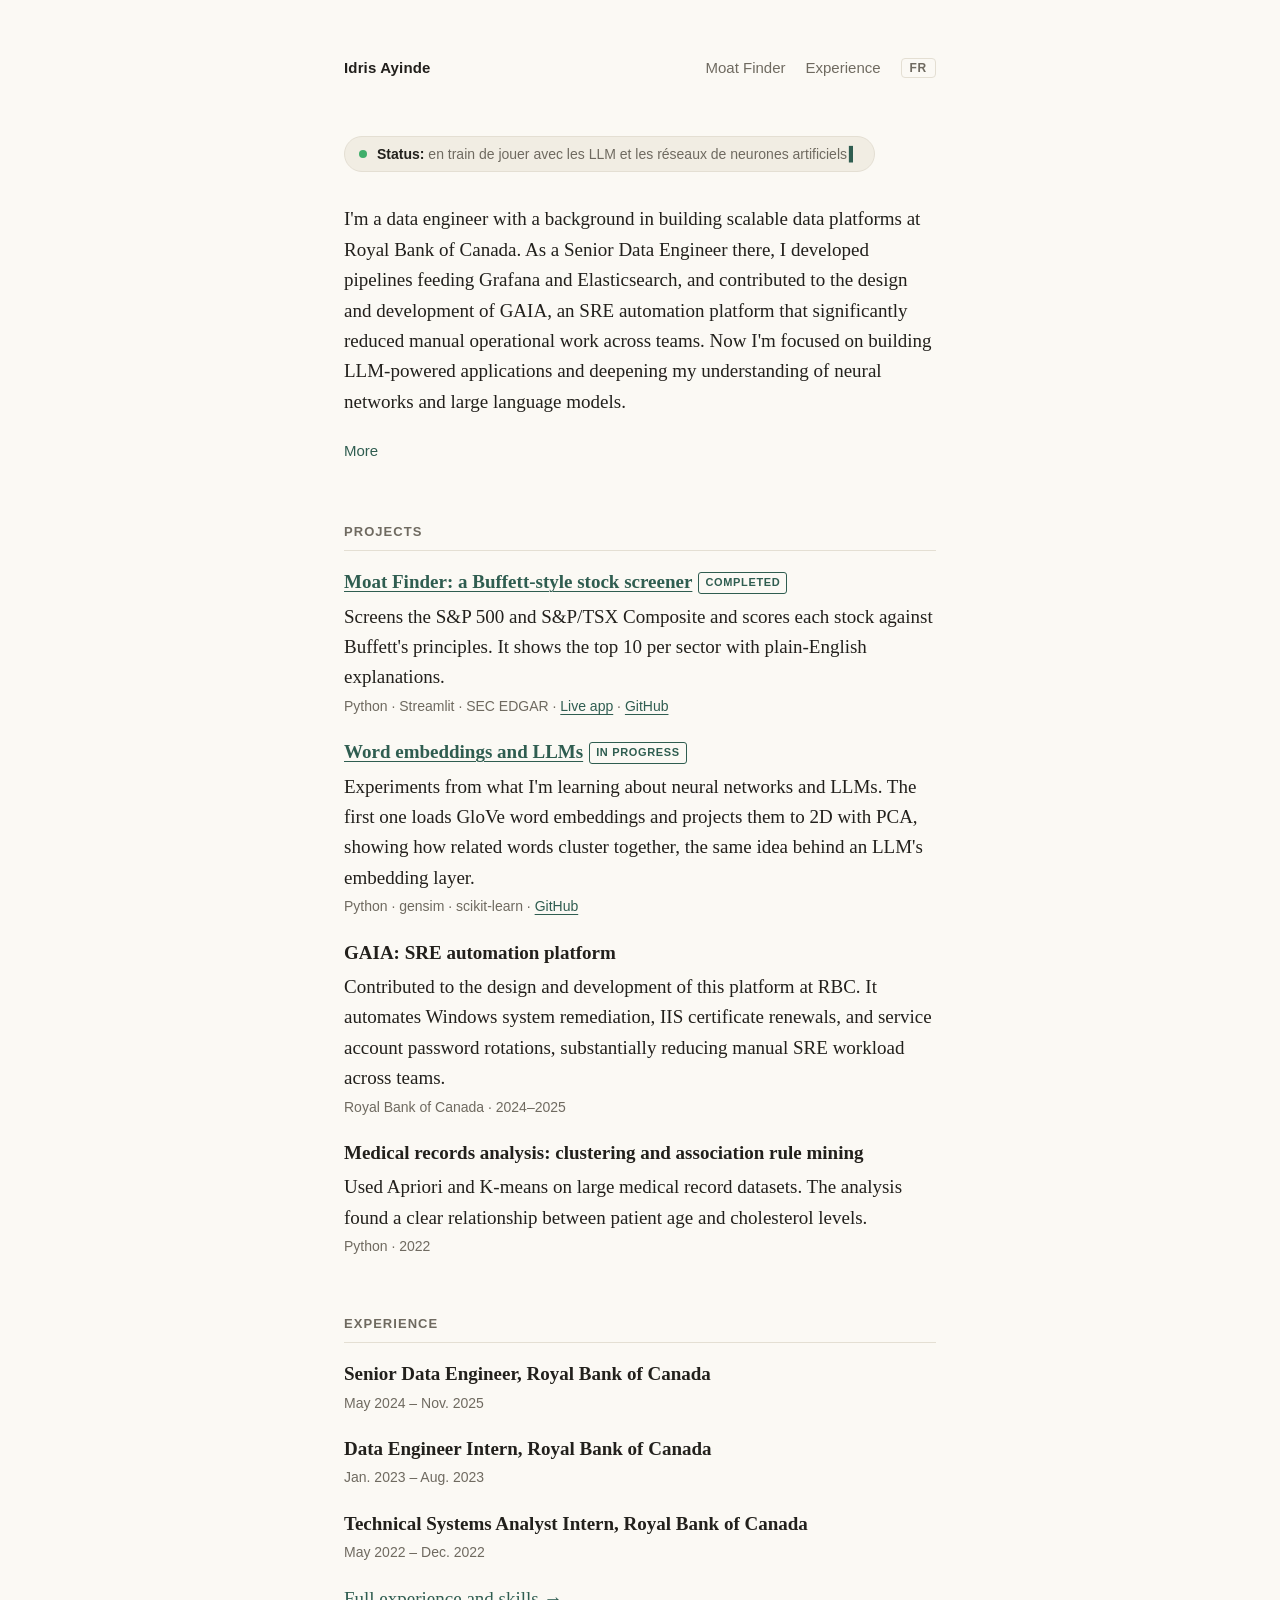
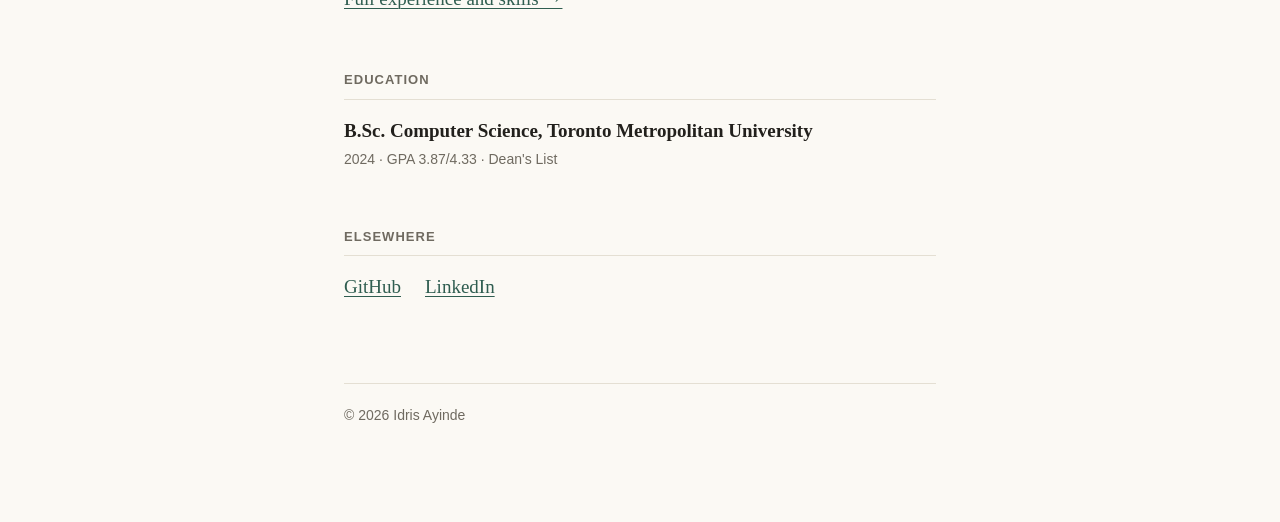
<file: index.html>
<!DOCTYPE html>
<html lang="en" data-title-en="Idris Ayinde" data-title-fr="Idris Ayinde">
<head>
  <meta charset="utf-8">
  <meta name="viewport" content="width=device-width, initial-scale=1">
  <title>Idris Ayinde</title>
  <meta name="description" content="Idris Ayinde is a data engineer who builds data pipelines, automation platforms, and independent projects like Moat Finder.">
  <link rel="icon" href="data:image/svg+xml,<svg xmlns='http://www.w3.org/2000/svg' viewBox='0 0 100 100'><rect width='100' height='100' rx='18' fill='%232f5d50'/><text x='50' y='67' font-family='Georgia,serif' font-size='52' text-anchor='middle' fill='%23fbf9f4'>IA</text></svg>">
  <link rel="stylesheet" href="style.css">
  <script src="lang.js"></script>
</head>
<body>
  <div class="page">
    <header class="site-header">
      <a class="name" href="index.html">Idris Ayinde</a>
      <nav>
        <a href="moat-finder.html">Moat Finder</a>
        <a href="experience.html"><span data-lang="en">Experience</span><span data-lang="fr">Expérience</span></a>
        <button class="lang-toggle" type="button" hidden>FR</button>
      </nav>
    </header>

    <main>
      <p class="status">
        <span class="status-dot" aria-hidden="true"></span>
        <span><strong><span data-lang="en">Status:</span><span data-lang="fr">Statut&nbsp;:</span></strong> <span id="status-text" lang="fr">en train de jouer avec les LLM et les réseaux de neurones artificiels</span><span class="cursor" aria-hidden="true">▍</span></span>
      </p>

      <!-- English -->
      <div data-lang="en">
        <section class="bio">
          <p>
            I'm a data engineer with a background in building scalable data
            platforms at Royal Bank of Canada. As a Senior Data Engineer there, I
            developed pipelines feeding Grafana and Elasticsearch, and contributed to
            the design and development of GAIA, an SRE automation platform that
            significantly reduced manual operational work across teams. Now I'm focused
            on building LLM-powered applications and deepening my understanding of
            neural networks and large language models.
          </p>
          <details>
            <summary>More</summary>
            <p>
              At RBC I architected Airflow pipelines that stream data into
              Elasticsearch for real-time analytics, and hardened a high-volume
              event pipeline with Kafka so outages no longer meant lost data.
            </p>
            <p>
              I studied Computer Science at Toronto Metropolitan University
              (B.Sc. 2024, Dean's List).
            </p>
          </details>
        </section>

        <section>
          <h2>Projects</h2>
          <ul class="entries">
            <li>
              <a class="entry-title" href="moat-finder.html">Moat Finder: a Buffett-style stock screener</a><span class="tag">Completed</span>
              <span class="entry-desc">Screens the S&amp;P 500 and S&amp;P/TSX Composite and scores each stock against Buffett's principles. It shows the top 10 per sector with plain-English explanations.</span>
              <span class="entry-meta">Python · Streamlit · SEC EDGAR · <a href="https://moat-finder.streamlit.app/">Live app</a> · <a href="https://github.com/Idris-Ayinde/moat-finder">GitHub</a></span>
            </li>
            <li>
              <a class="entry-title" href="https://github.com/Idris-Ayinde/machine-learning">Word embeddings and LLMs</a><span class="tag">In progress</span>
              <span class="entry-desc">Experiments from what I'm learning about neural networks and LLMs. The first one loads GloVe word embeddings and projects them to 2D with PCA, showing how related words cluster together, the same idea behind an LLM's embedding layer.</span>
              <span class="entry-meta">Python · gensim · scikit-learn · <a href="https://github.com/Idris-Ayinde/machine-learning">GitHub</a></span>
            </li>
            <li>
              <span class="entry-title">GAIA: SRE automation platform</span>
              <span class="entry-desc">Contributed to the design and development of this platform at RBC. It automates Windows system remediation, IIS certificate renewals, and service account password rotations, substantially reducing manual SRE workload across teams.</span>
              <span class="entry-meta">Royal Bank of Canada · 2024–2025</span>
            </li>
            <li>
              <span class="entry-title">Medical records analysis: clustering and association rule mining</span>
              <span class="entry-desc">Used Apriori and K-means on large medical record datasets. The analysis found a clear relationship between patient age and cholesterol levels.</span>
              <span class="entry-meta">Python · 2022</span>
            </li>
          </ul>
        </section>

        <section>
          <h2>Experience</h2>
          <ul class="entries">
            <li>
              <span class="entry-title">Senior Data Engineer, Royal Bank of Canada</span>
              <span class="entry-meta">May 2024 – Nov. 2025</span>
            </li>
            <li>
              <span class="entry-title">Data Engineer Intern, Royal Bank of Canada</span>
              <span class="entry-meta">Jan. 2023 – Aug. 2023</span>
            </li>
            <li>
              <span class="entry-title">Technical Systems Analyst Intern, Royal Bank of Canada</span>
              <span class="entry-meta">May 2022 – Dec. 2022</span>
            </li>
          </ul>
          <p style="margin-top: 20px;"><a href="experience.html">Full experience and skills →</a></p>
        </section>

        <section>
          <h2>Education</h2>
          <ul class="entries">
            <li>
              <span class="entry-title">B.Sc. Computer Science, Toronto Metropolitan University</span>
              <span class="entry-meta">2024 · GPA 3.87/4.33 · Dean's List</span>
            </li>
          </ul>
        </section>

        <section>
          <h2>Elsewhere</h2>
          <ul class="links">
            <li><a href="https://github.com/Idris-Ayinde">GitHub</a></li>
            <li><a href="https://www.linkedin.com/in/ru-idris-ayinde/">LinkedIn</a></li>
          </ul>
        </section>
      </div>

      <!-- Français -->
      <div data-lang="fr">
        <section class="bio">
          <p>
            Je suis ingénieur de données, avec une expérience dans la création de
            plateformes de données évolutives à la Banque Royale du Canada. En tant
            qu'ingénieur de données principal, j'y ai développé des pipelines
            alimentant Grafana et Elasticsearch. J'ai aussi contribué à la
            conception et au développement de GAIA, une plateforme
            d'automatisation SRE qui a considérablement réduit le travail
            opérationnel manuel de plusieurs équipes. Aujourd'hui, je me consacre au développement d'applications
            propulsées par les LLM et à l'approfondissement de ma compréhension
            des réseaux de neurones et des grands modèles de langage.
          </p>
          <details>
            <summary>Plus</summary>
            <p>
              Chez RBC, j'ai conçu l'architecture de pipelines Airflow qui
              diffusent des données en continu vers Elasticsearch pour l'analytique
              en temps réel, et j'ai renforcé un pipeline d'événements à haut
              volume avec Kafka afin que les pannes n'entraînent plus de perte de
              données.
            </p>
            <p>
              J'ai étudié l'informatique à la Toronto Metropolitan University
              (B.Sc. 2024, liste d'honneur du doyen).
            </p>
          </details>
        </section>

        <section>
          <h2>Projets</h2>
          <ul class="entries">
            <li>
              <a class="entry-title" href="moat-finder.html">Moat Finder&nbsp;: un outil de sélection d'actions inspiré de Buffett</a><span class="tag">Terminé</span>
              <span class="entry-desc">Analyse le S&amp;P 500 et l'indice composé S&amp;P/TSX et note chaque action selon les principes de Buffett. Affiche les 10 meilleures par secteur, avec des explications simples (en anglais).</span>
              <span class="entry-meta">Python · Streamlit · SEC EDGAR · <a href="https://moat-finder.streamlit.app/">Application en ligne</a> · <a href="https://github.com/Idris-Ayinde/moat-finder">GitHub</a></span>
            </li>
            <li>
              <a class="entry-title" href="https://github.com/Idris-Ayinde/machine-learning">Plongements lexicaux et LLM</a><span class="tag">En cours</span>
              <span class="entry-desc">Expériences tirées de mon apprentissage des réseaux de neurones et des LLM. La première charge les plongements lexicaux GloVe et les projette en 2D par ACP, montrant comment les mots apparentés se regroupent, le même principe que la couche de plongement d'un LLM.</span>
              <span class="entry-meta">Python · gensim · scikit-learn · <a href="https://github.com/Idris-Ayinde/machine-learning">GitHub</a></span>
            </li>
            <li>
              <span class="entry-title">GAIA&nbsp;: plateforme d'automatisation SRE</span>
              <span class="entry-desc">Contribution à la conception et au développement de cette plateforme chez RBC. Elle automatise la remédiation des systèmes Windows, le renouvellement des certificats IIS et la rotation des mots de passe des comptes de service, réduisant considérablement la charge de travail SRE manuelle de plusieurs équipes.</span>
              <span class="entry-meta">Banque Royale du Canada · 2024–2025</span>
            </li>
            <li>
              <span class="entry-title">Analyse de dossiers médicaux&nbsp;: partitionnement et règles d'association</span>
              <span class="entry-desc">Application d'Apriori et des k-moyennes à de grands jeux de données médicales, révélant un lien net entre l'âge des patients et leur taux de cholestérol.</span>
              <span class="entry-meta">Python · 2022</span>
            </li>
          </ul>
        </section>

        <section>
          <h2>Expérience</h2>
          <ul class="entries">
            <li>
              <span class="entry-title">Ingénieur de données principal, Banque Royale du Canada</span>
              <span class="entry-meta">mai 2024 – nov. 2025</span>
            </li>
            <li>
              <span class="entry-title">Stagiaire en ingénierie des données, Banque Royale du Canada</span>
              <span class="entry-meta">janv. 2023 – août 2023</span>
            </li>
            <li>
              <span class="entry-title">Stagiaire analyste en systèmes techniques, Banque Royale du Canada</span>
              <span class="entry-meta">mai 2022 – déc. 2022</span>
            </li>
          </ul>
          <p style="margin-top: 20px;"><a href="experience.html">Expérience complète et compétences →</a></p>
        </section>

        <section>
          <h2>Formation</h2>
          <ul class="entries">
            <li>
              <span class="entry-title">B.Sc. en informatique, Toronto Metropolitan University</span>
              <span class="entry-meta">2024 · Moyenne 3,87/4,33 · Liste d'honneur du doyen</span>
            </li>
          </ul>
        </section>

        <section>
          <h2>Ailleurs</h2>
          <ul class="links">
            <li><a href="https://github.com/Idris-Ayinde">GitHub</a></li>
            <li><a href="https://www.linkedin.com/in/ru-idris-ayinde/">LinkedIn</a></li>
          </ul>
        </section>
      </div>
    </main>

    <footer>© 2026 Idris Ayinde</footer>
  </div>

  <script>
    // Alternate the status line between French and English with a typing effect.
    (function () {
      var el = document.getElementById("status-text");
      var phrases = [
        { lang: "fr", text: "en train de jouer avec les LLM et les réseaux de neurones artificiels" },
        { lang: "en", text: "playing with LLMs and artificial neural networks" }
      ];
      var HOLD = 4000, DELETE_SPEED = 20, TYPE_SPEED = 45;
      var reduceMotion = window.matchMedia("(prefers-reduced-motion: reduce)").matches;
      var i = 0;

      function next() {
        i = (i + 1) % phrases.length;
        var phrase = phrases[i];

        if (reduceMotion) {
          el.lang = phrase.lang;
          el.textContent = phrase.text;
          setTimeout(next, HOLD);
          return;
        }

        (function erase() {
          if (el.textContent.length > 0) {
            el.textContent = el.textContent.slice(0, -1);
            setTimeout(erase, DELETE_SPEED);
            return;
          }
          el.lang = phrase.lang;
          var n = 0;
          (function type() {
            el.textContent = phrase.text.slice(0, ++n);
            setTimeout(n < phrase.text.length ? type : next, n < phrase.text.length ? TYPE_SPEED : HOLD);
          })();
        })();
      }

      setTimeout(next, HOLD);
    })();
  </script>
</body>
</html>
</file>
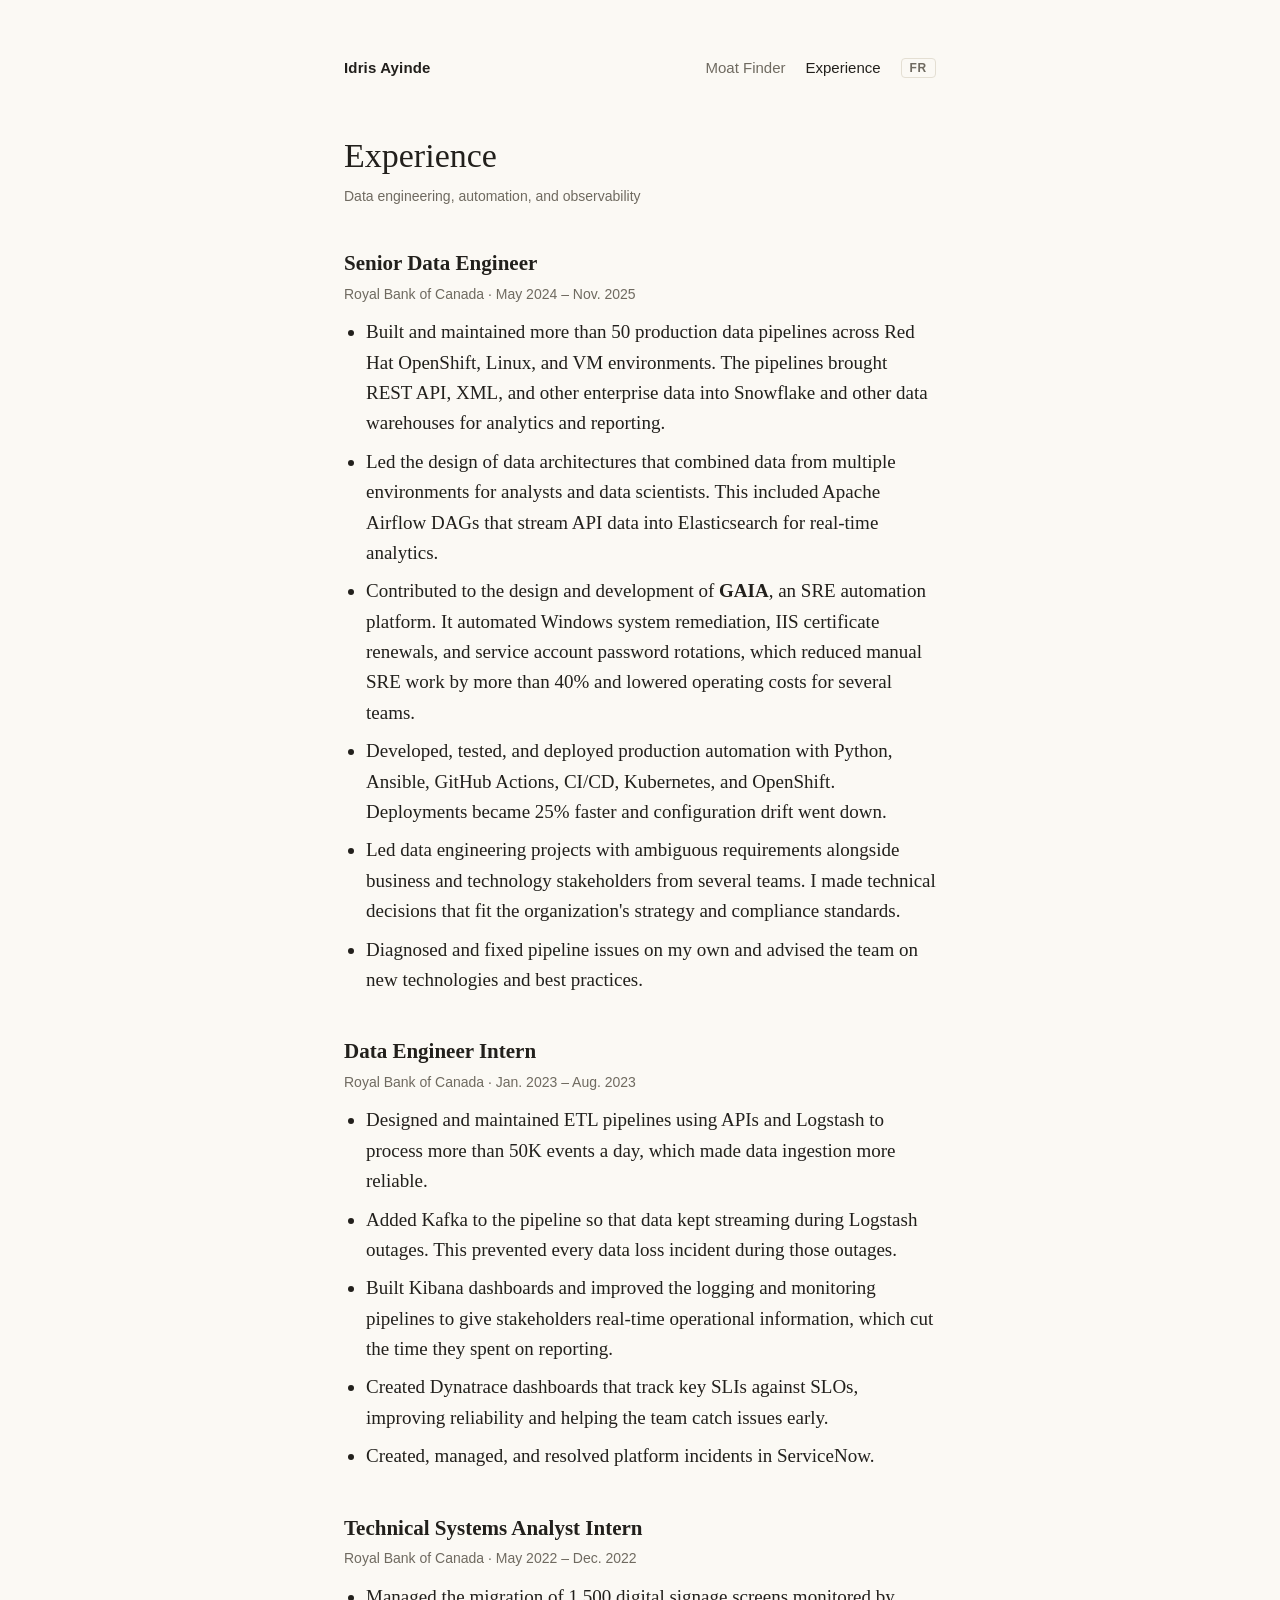
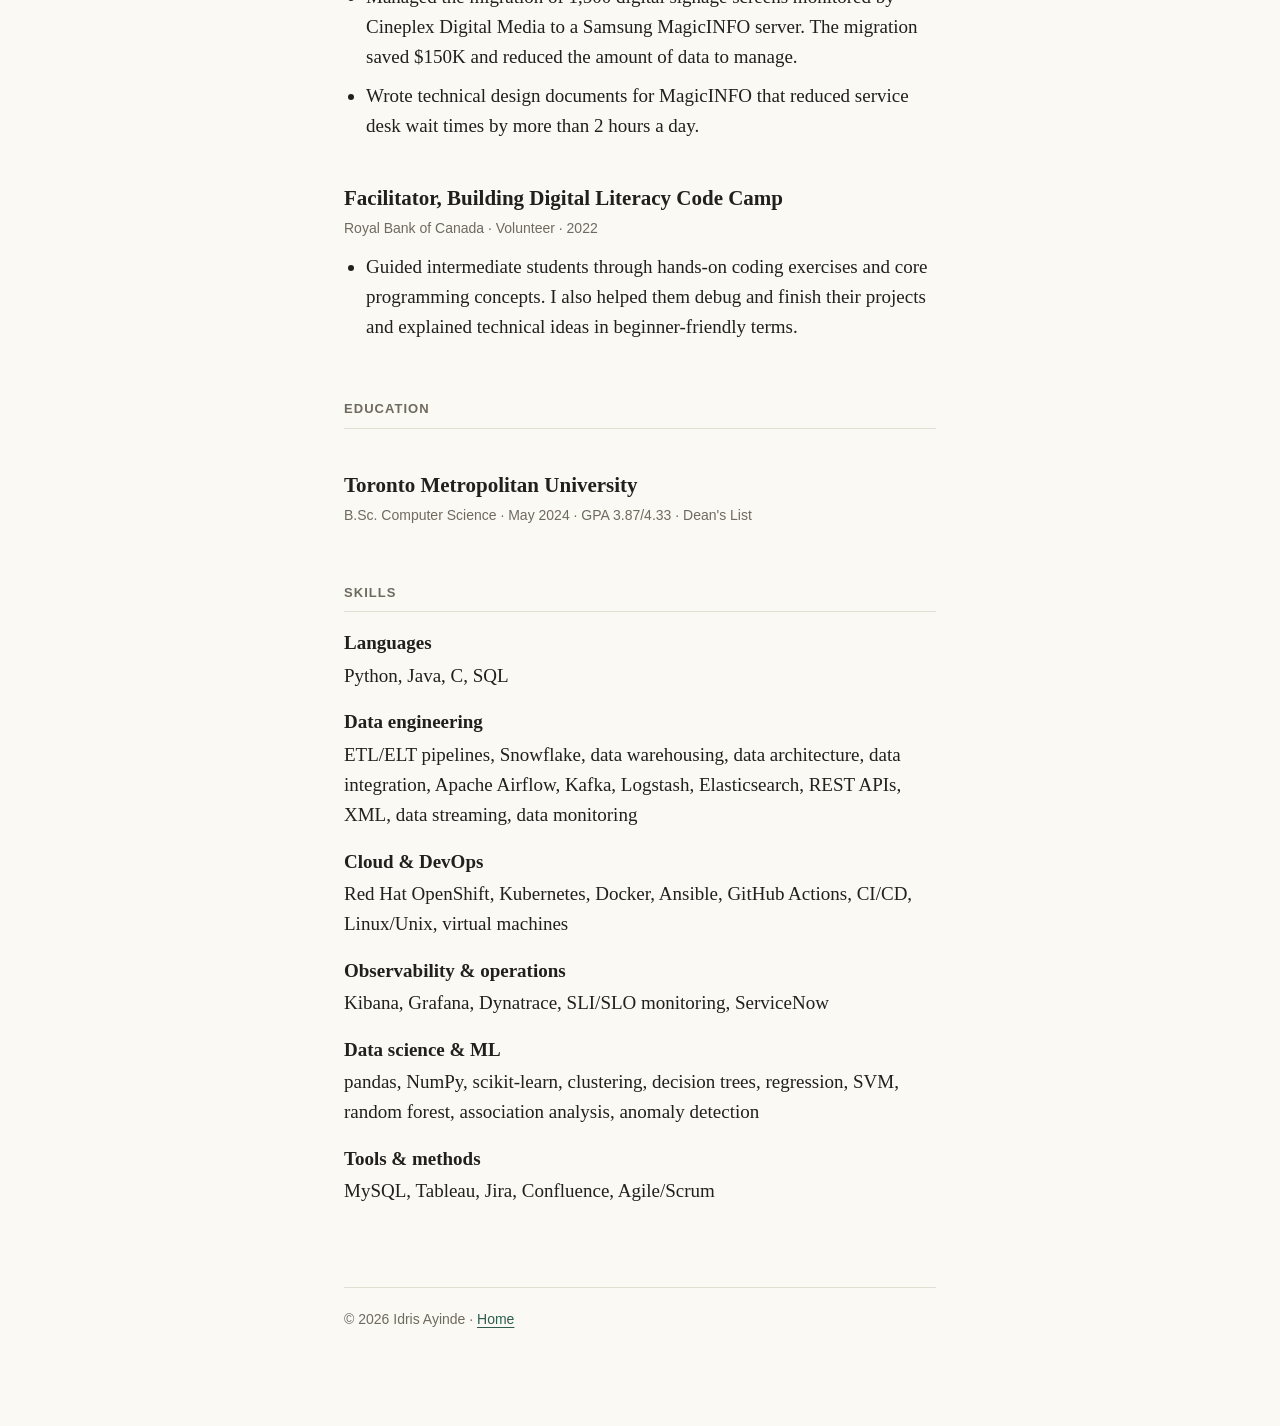
<file: experience.html>
<!DOCTYPE html>
<html lang="en" data-title-en="Experience · Idris Ayinde" data-title-fr="Expérience · Idris Ayinde">
<head>
  <meta charset="utf-8">
  <meta name="viewport" content="width=device-width, initial-scale=1">
  <title>Experience · Idris Ayinde</title>
  <meta name="description" content="Experience, education, and skills of Idris Ayinde, data engineer.">
  <link rel="icon" href="data:image/svg+xml,<svg xmlns='http://www.w3.org/2000/svg' viewBox='0 0 100 100'><rect width='100' height='100' rx='18' fill='%232f5d50'/><text x='50' y='67' font-family='Georgia,serif' font-size='52' text-anchor='middle' fill='%23fbf9f4'>IA</text></svg>">
  <link rel="stylesheet" href="style.css">
  <script src="lang.js"></script>
</head>
<body>
  <div class="page">
    <header class="site-header">
      <a class="name" href="index.html">Idris Ayinde</a>
      <nav>
        <a href="moat-finder.html">Moat Finder</a>
        <a href="experience.html" aria-current="page"><span data-lang="en">Experience</span><span data-lang="fr">Expérience</span></a>
        <button class="lang-toggle" type="button" hidden>FR</button>
      </nav>
    </header>

    <main class="article">
      <!-- English -->
      <div data-lang="en">
      <h1>Experience</h1>
      <div class="article-meta">Data engineering, automation, and observability</div>

      <div class="role">
        <h3>Senior Data Engineer</h3>
        <span class="entry-meta">Royal Bank of Canada · May 2024 – Nov. 2025</span>
        <ul>
          <li>Built and maintained more than 50 production data pipelines across Red Hat OpenShift, Linux, and VM environments. The pipelines brought REST API, XML, and other enterprise data into Snowflake and other data warehouses for analytics and reporting.</li>
          <li>Led the design of data architectures that combined data from multiple environments for analysts and data scientists. This included Apache Airflow DAGs that stream API data into Elasticsearch for real-time analytics.</li>
          <li>Contributed to the design and development of <strong>GAIA</strong>, an SRE automation platform. It automated Windows system remediation, IIS certificate renewals, and service account password rotations, which reduced manual SRE work by more than 40% and lowered operating costs for several teams.</li>
          <li>Developed, tested, and deployed production automation with Python, Ansible, GitHub Actions, CI/CD, Kubernetes, and OpenShift. Deployments became 25% faster and configuration drift went down.</li>
          <li>Led data engineering projects with ambiguous requirements alongside business and technology stakeholders from several teams. I made technical decisions that fit the organization's strategy and compliance standards.</li>
          <li>Diagnosed and fixed pipeline issues on my own and advised the team on new technologies and best practices.</li>
        </ul>
      </div>

      <div class="role">
        <h3>Data Engineer Intern</h3>
        <span class="entry-meta">Royal Bank of Canada · Jan. 2023 – Aug. 2023</span>
        <ul>
          <li>Designed and maintained ETL pipelines using APIs and Logstash to process more than 50K events a day, which made data ingestion more reliable.</li>
          <li>Added Kafka to the pipeline so that data kept streaming during Logstash outages. This prevented every data loss incident during those outages.</li>
          <li>Built Kibana dashboards and improved the logging and monitoring pipelines to give stakeholders real-time operational information, which cut the time they spent on reporting.</li>
          <li>Created Dynatrace dashboards that track key SLIs against SLOs, improving reliability and helping the team catch issues early.</li>
          <li>Created, managed, and resolved platform incidents in ServiceNow.</li>
        </ul>
      </div>

      <div class="role">
        <h3>Technical Systems Analyst Intern</h3>
        <span class="entry-meta">Royal Bank of Canada · May 2022 – Dec. 2022</span>
        <ul>
          <li>Managed the migration of 1,500 digital signage screens monitored by Cineplex Digital Media to a Samsung MagicINFO server. The migration saved $150K and reduced the amount of data to manage.</li>
          <li>Wrote technical design documents for MagicINFO that reduced service desk wait times by more than 2 hours a day.</li>
        </ul>
      </div>

      <div class="role">
        <h3>Facilitator, Building Digital Literacy Code Camp</h3>
        <span class="entry-meta">Royal Bank of Canada · Volunteer · 2022</span>
        <ul>
          <li>Guided intermediate students through hands-on coding exercises and core programming concepts. I also helped them debug and finish their projects and explained technical ideas in beginner-friendly terms.</li>
        </ul>
      </div>

      <h2>Education</h2>
      <div class="role">
        <h3>Toronto Metropolitan University</h3>
        <span class="entry-meta">B.Sc. Computer Science · May 2024 · GPA 3.87/4.33 · Dean's List</span>
      </div>

      <h2>Skills</h2>
      <dl class="skills">
        <dt>Languages</dt>
        <dd>Python, Java, C, SQL</dd>
        <dt>Data engineering</dt>
        <dd>ETL/ELT pipelines, Snowflake, data warehousing, data architecture, data integration, Apache Airflow, Kafka, Logstash, Elasticsearch, REST APIs, XML, data streaming, data monitoring</dd>
        <dt>Cloud &amp; DevOps</dt>
        <dd>Red Hat OpenShift, Kubernetes, Docker, Ansible, GitHub Actions, CI/CD, Linux/Unix, virtual machines</dd>
        <dt>Observability &amp; operations</dt>
        <dd>Kibana, Grafana, Dynatrace, SLI/SLO monitoring, ServiceNow</dd>
        <dt>Data science &amp; ML</dt>
        <dd>pandas, NumPy, scikit-learn, clustering, decision trees, regression, SVM, random forest, association analysis, anomaly detection</dd>
        <dt>Tools &amp; methods</dt>
        <dd>MySQL, Tableau, Jira, Confluence, Agile/Scrum</dd>
      </dl>
      </div>

      <!-- Français -->
      <div data-lang="fr">
      <h1>Expérience</h1>
      <div class="article-meta">Ingénierie des données, automatisation et observabilité</div>

      <div class="role">
        <h3>Ingénieur de données principal</h3>
        <span class="entry-meta">Banque Royale du Canada · mai 2024 – nov. 2025</span>
        <ul>
          <li>Création et maintenance de plus de 50 pipelines de données en production dans des environnements Red Hat OpenShift, Linux et machines virtuelles. Ces pipelines intégraient des données d'API REST, XML et d'autres sources d'entreprise dans Snowflake et d'autres entrepôts de données pour l'analytique et la production de rapports.</li>
          <li>Direction de la conception d'architectures de données réunissant des données de plusieurs environnements pour les analystes et les scientifiques des données, notamment des DAG Apache Airflow qui transmettent en continu des données d'API vers Elasticsearch pour l'analytique en temps réel.</li>
          <li>Contribution à la conception et au développement de <strong>GAIA</strong>, une plateforme d'automatisation SRE qui automatise la remédiation des systèmes Windows, le renouvellement des certificats IIS et la rotation des mots de passe des comptes de service. Résultat : plus de 40 % de travail SRE manuel en moins et des coûts d'exploitation réduits pour plusieurs équipes.</li>
          <li>Développement, test et déploiement d'automatisations en production avec Python, Ansible, GitHub Actions, CI/CD, Kubernetes et OpenShift, accélérant les déploiements de 25 % et réduisant la dérive de configuration.</li>
          <li>Direction de projets d'ingénierie des données aux exigences ambiguës avec des parties prenantes d'affaires et technologiques de plusieurs équipes, et prise de décisions techniques alignées sur la stratégie de l'organisation et les normes de conformité.</li>
          <li>Diagnostic et résolution autonomes des problèmes de pipelines, et conseils à l'équipe sur les nouvelles technologies et les bonnes pratiques.</li>
        </ul>
      </div>

      <div class="role">
        <h3>Stagiaire en ingénierie des données</h3>
        <span class="entry-meta">Banque Royale du Canada · janv. 2023 – août 2023</span>
        <ul>
          <li>Conception et maintenance de pipelines ETL basés sur des API et Logstash, traitant plus de 50 000 événements par jour et améliorant la fiabilité de l'ingestion des données.</li>
          <li>Intégration de Kafka au pipeline pour maintenir le flux de données pendant les pannes de Logstash, ce qui a évité toute perte de données lors de ces pannes.</li>
          <li>Création de tableaux de bord Kibana et amélioration des pipelines de journalisation et de surveillance afin de fournir aux parties prenantes de l'information opérationnelle en temps réel, réduisant le temps consacré aux rapports.</li>
          <li>Création de tableaux de bord Dynatrace qui suivent les principaux SLI par rapport aux SLO, améliorant la fiabilité et la détection proactive des problèmes.</li>
          <li>Création, gestion et résolution d'incidents de plateforme dans ServiceNow.</li>
        </ul>
      </div>

      <div class="role">
        <h3>Stagiaire analyste en systèmes techniques</h3>
        <span class="entry-meta">Banque Royale du Canada · mai 2022 – déc. 2022</span>
        <ul>
          <li>Gestion de la migration de 1 500 écrans d'affichage numérique surveillés par Cineplex Digital Media vers un serveur Samsung MagicINFO, permettant des économies de 150 000 $ et réduisant le volume de données à gérer.</li>
          <li>Rédaction de documents de conception technique pour MagicINFO, réduisant de plus de 2 heures par jour le temps d'attente au centre de services.</li>
        </ul>
      </div>

      <div class="role">
        <h3>Animateur bénévole, camp de codage Building Digital Literacy</h3>
        <span class="entry-meta">Banque Royale du Canada · Bénévolat · 2022</span>
        <ul>
          <li>Accompagnement d'élèves de niveau intermédiaire dans des exercices pratiques de programmation et les concepts fondamentaux, aide au débogage et à la réalisation de leurs projets, et vulgarisation des notions techniques pour les débutants.</li>
        </ul>
      </div>

      <h2>Formation</h2>
      <div class="role">
        <h3>Toronto Metropolitan University</h3>
        <span class="entry-meta">B.Sc. en informatique · mai 2024 · Moyenne 3,87/4,33 · Liste d'honneur du doyen</span>
      </div>

      <h2>Compétences</h2>
      <dl class="skills">
        <dt>Langages</dt>
        <dd>Python, Java, C, SQL</dd>
        <dt>Ingénierie des données</dt>
        <dd>Pipelines ETL/ELT, Snowflake, entreposage de données, architecture de données, intégration de données, Apache Airflow, Kafka, Logstash, Elasticsearch, API REST, XML, diffusion de données en continu, surveillance des données</dd>
        <dt>Infonuagique et DevOps</dt>
        <dd>Red Hat OpenShift, Kubernetes, Docker, Ansible, GitHub Actions, CI/CD, Linux/Unix, machines virtuelles</dd>
        <dt>Observabilité et exploitation</dt>
        <dd>Kibana, Grafana, Dynatrace, surveillance des SLI/SLO, ServiceNow</dd>
        <dt>Science des données et apprentissage automatique</dt>
        <dd>pandas, NumPy, scikit-learn, partitionnement (clustering), arbres de décision, régression, SVM, forêts aléatoires, analyse d'associations, détection d'anomalies</dd>
        <dt>Outils et méthodes</dt>
        <dd>MySQL, Tableau, Jira, Confluence, Agile/Scrum</dd>
      </dl>
      </div>
    </main>

    <footer>© 2026 Idris Ayinde · <a href="index.html"><span data-lang="en">Home</span><span data-lang="fr">Accueil</span></a></footer>
  </div>
</body>
</html>
</file>
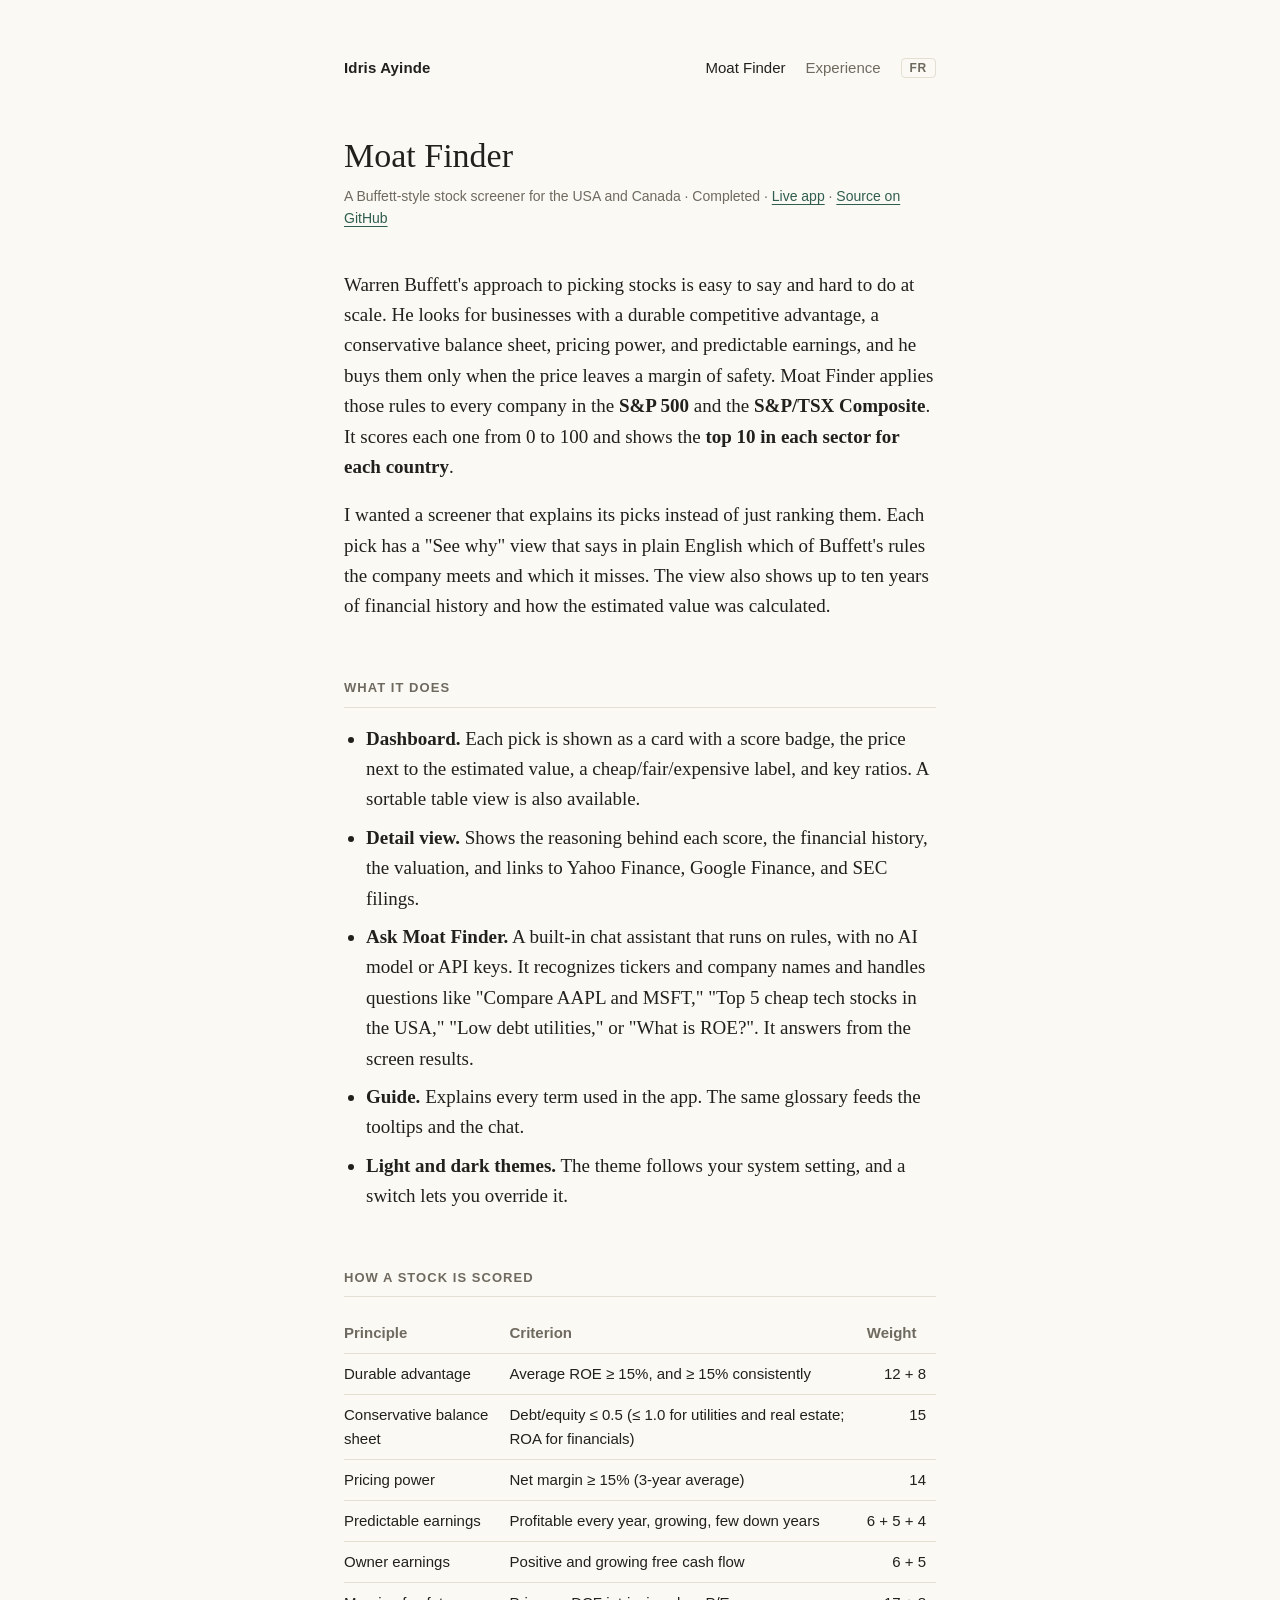
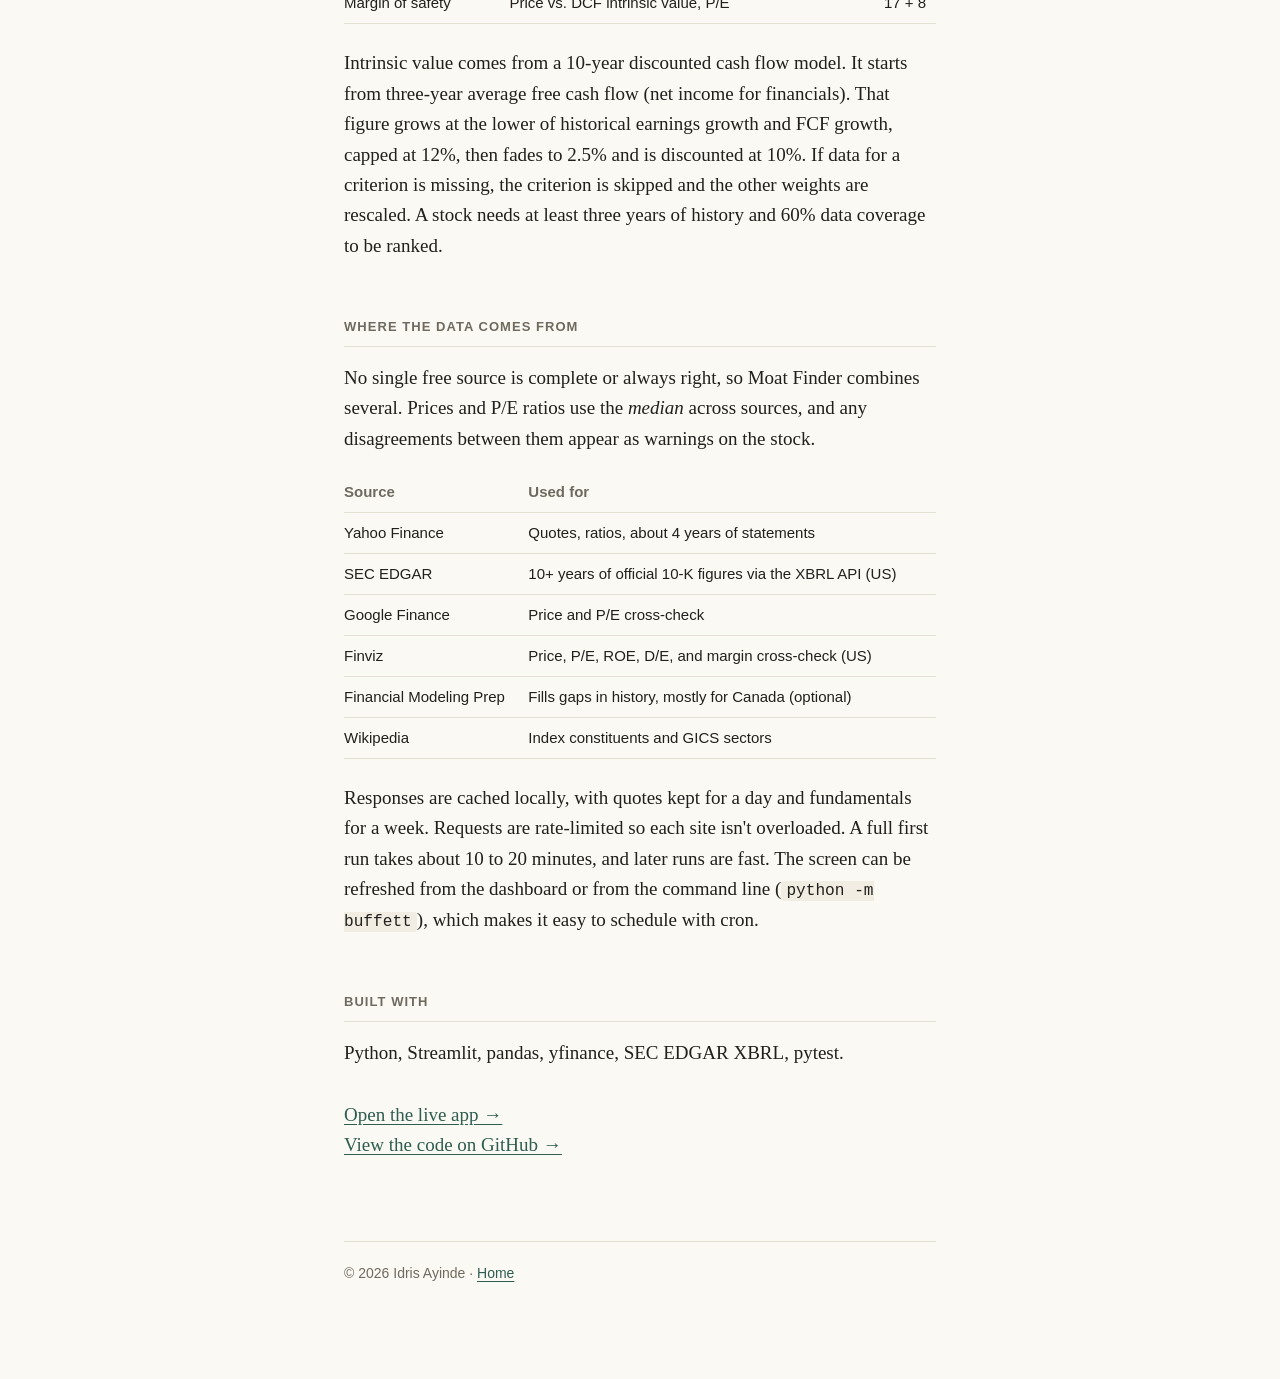
<file: moat-finder.html>
<!DOCTYPE html>
<html lang="en" data-title-en="Moat Finder · Idris Ayinde" data-title-fr="Moat Finder · Idris Ayinde">
<head>
  <meta charset="utf-8">
  <meta name="viewport" content="width=device-width, initial-scale=1">
  <title>Moat Finder · Idris Ayinde</title>
  <meta name="description" content="Moat Finder screens the S&P 500 and TSX against Warren Buffett's investing principles and explains every pick in plain English.">
  <link rel="icon" href="data:image/svg+xml,<svg xmlns='http://www.w3.org/2000/svg' viewBox='0 0 100 100'><rect width='100' height='100' rx='18' fill='%232f5d50'/><text x='50' y='67' font-family='Georgia,serif' font-size='52' text-anchor='middle' fill='%23fbf9f4'>IA</text></svg>">
  <link rel="stylesheet" href="style.css">
  <script src="lang.js"></script>
</head>
<body>
  <div class="page">
    <header class="site-header">
      <a class="name" href="index.html">Idris Ayinde</a>
      <nav>
        <a href="moat-finder.html" aria-current="page">Moat Finder</a>
        <a href="experience.html"><span data-lang="en">Experience</span><span data-lang="fr">Expérience</span></a>
        <button class="lang-toggle" type="button" hidden>FR</button>
      </nav>
    </header>

    <main class="article">
      <!-- English -->
      <div data-lang="en">
        <h1>Moat Finder</h1>
        <div class="article-meta">
          A Buffett-style stock screener for the USA and Canada · Completed ·
          <a href="https://moat-finder.streamlit.app/">Live app</a> ·
          <a href="https://github.com/Idris-Ayinde/moat-finder">Source on GitHub</a>
        </div>

        <p>
          Warren Buffett's approach to picking stocks is easy to say and hard to
          do at scale. He looks for businesses with a durable competitive
          advantage, a conservative balance sheet, pricing power, and predictable
          earnings, and he buys them only when the price leaves a margin of
          safety. Moat Finder applies those rules to every company in the
          <strong>S&amp;P 500</strong> and the <strong>S&amp;P/TSX
          Composite</strong>. It scores each one from 0 to 100 and shows the
          <strong>top 10 in each sector for each country</strong>.
        </p>
        <p>
          I wanted a screener that explains its picks instead of just ranking
          them. Each pick has a "See why" view that says in plain English which of
          Buffett's rules the company meets and which it misses. The view also
          shows up to ten years of financial history and how the estimated value
          was calculated.
        </p>

        <h2>What it does</h2>
        <ul>
          <li><strong>Dashboard.</strong> Each pick is shown as a card with a score badge, the price next to the estimated value, a cheap/fair/expensive label, and key ratios. A sortable table view is also available.</li>
          <li><strong>Detail view.</strong> Shows the reasoning behind each score, the financial history, the valuation, and links to Yahoo Finance, Google Finance, and SEC filings.</li>
          <li><strong>Ask Moat Finder.</strong> A built-in chat assistant that runs on rules, with no AI model or API keys. It recognizes tickers and company names and handles questions like "Compare AAPL and MSFT," "Top 5 cheap tech stocks in the USA," "Low debt utilities," or "What is ROE?". It answers from the screen results.</li>
          <li><strong>Guide.</strong> Explains every term used in the app. The same glossary feeds the tooltips and the chat.</li>
          <li><strong>Light and dark themes.</strong> The theme follows your system setting, and a switch lets you override it.</li>
        </ul>

        <h2>How a stock is scored</h2>
        <table>
          <thead>
            <tr><th>Principle</th><th>Criterion</th><th class="num">Weight</th></tr>
          </thead>
          <tbody>
            <tr><td>Durable advantage</td><td>Average ROE ≥ 15%, and ≥ 15% consistently</td><td class="num">12 + 8</td></tr>
            <tr><td>Conservative balance sheet</td><td>Debt/equity ≤ 0.5 (≤ 1.0 for utilities and real estate; ROA for financials)</td><td class="num">15</td></tr>
            <tr><td>Pricing power</td><td>Net margin ≥ 15% (3-year average)</td><td class="num">14</td></tr>
            <tr><td>Predictable earnings</td><td>Profitable every year, growing, few down years</td><td class="num">6 + 5 + 4</td></tr>
            <tr><td>Owner earnings</td><td>Positive and growing free cash flow</td><td class="num">6 + 5</td></tr>
            <tr><td>Margin of safety</td><td>Price vs. DCF intrinsic value, P/E</td><td class="num">17 + 8</td></tr>
          </tbody>
        </table>
        <p>
          Intrinsic value comes from a 10-year discounted cash flow model. It
          starts from three-year average free cash flow (net income for
          financials). That figure grows at the lower of historical earnings
          growth and FCF growth, capped at 12%, then fades to 2.5% and is
          discounted at 10%. If data for a criterion is missing, the criterion is
          skipped and the other weights are rescaled. A stock needs at least
          three years of history and 60% data coverage to be ranked.
        </p>

        <h2>Where the data comes from</h2>
        <p>
          No single free source is complete or always right, so Moat Finder
          combines several. Prices and P/E ratios use the <em>median</em> across
          sources, and any disagreements between them appear as warnings on the
          stock.
        </p>
        <table>
          <thead>
            <tr><th>Source</th><th>Used for</th></tr>
          </thead>
          <tbody>
            <tr><td>Yahoo Finance</td><td>Quotes, ratios, about 4 years of statements</td></tr>
            <tr><td>SEC EDGAR</td><td>10+ years of official 10-K figures via the XBRL API (US)</td></tr>
            <tr><td>Google Finance</td><td>Price and P/E cross-check</td></tr>
            <tr><td>Finviz</td><td>Price, P/E, ROE, D/E, and margin cross-check (US)</td></tr>
            <tr><td>Financial Modeling Prep</td><td>Fills gaps in history, mostly for Canada (optional)</td></tr>
            <tr><td>Wikipedia</td><td>Index constituents and GICS sectors</td></tr>
          </tbody>
        </table>
        <p>
          Responses are cached locally, with quotes kept for a day and
          fundamentals for a week. Requests are rate-limited so each site isn't
          overloaded. A full first run takes about 10 to 20 minutes, and later
          runs are fast. The screen can be refreshed from the dashboard or from
          the command line (<code>python -m buffett</code>), which makes it easy
          to schedule with cron.
        </p>

        <h2>Built with</h2>
        <p>Python, Streamlit, pandas, yfinance, SEC EDGAR XBRL, pytest.</p>

        <p style="margin-top: 32px;">
          <a href="https://moat-finder.streamlit.app/">Open the live app →</a><br>
          <a href="https://github.com/Idris-Ayinde/moat-finder">View the code on GitHub →</a>
        </p>
      </div>

      <!-- Français -->
      <div data-lang="fr">
        <h1>Moat Finder</h1>
        <div class="article-meta">
          Un outil de sélection d'actions inspiré de Buffett pour les États-Unis et le Canada · Terminé ·
          <a href="https://moat-finder.streamlit.app/">Application en ligne</a> ·
          <a href="https://github.com/Idris-Ayinde/moat-finder">Code source sur GitHub</a>
        </div>

        <p>
          La méthode de Warren Buffett pour choisir des actions est simple à
          énoncer, mais difficile à appliquer à grande échelle. Il recherche des
          entreprises dotées d'un avantage concurrentiel durable, d'un bilan
          prudent, d'un pouvoir de fixation des prix et de bénéfices prévisibles,
          et il ne les achète que lorsque le prix offre une marge de sécurité.
          Moat Finder applique ces règles à toutes les sociétés du
          <strong>S&amp;P 500</strong> et de l'<strong>indice composé
          S&amp;P/TSX</strong>. Il attribue à chacune une note de 0 à 100 et
          affiche <strong>les 10 meilleures de chaque secteur, pour chaque
          pays</strong>.
        </p>
        <p>
          Je voulais un outil qui explique ses choix au lieu de simplement les
          classer. Chaque sélection comporte une vue « See why » (Voir pourquoi)
          qui indique en langage clair quelles règles de Buffett l'entreprise
          respecte et lesquelles elle ne respecte pas. Cette vue présente aussi
          jusqu'à dix ans d'historique financier et la méthode utilisée pour
          estimer la valeur.
        </p>

        <h2>Fonctionnalités</h2>
        <ul>
          <li><strong>Tableau de bord.</strong> Chaque sélection s'affiche sous forme de carte avec sa note, le prix comparé à la valeur estimée, une étiquette bon marché/juste/cher et les ratios clés. Une vue en tableau triable est aussi offerte.</li>
          <li><strong>Vue détaillée.</strong> Présente le raisonnement derrière chaque note, l'historique financier, l'évaluation et des liens vers Yahoo Finance, Google Finance et les documents déposés auprès de la SEC.</li>
          <li><strong>Ask Moat Finder.</strong> Un assistant de clavardage intégré qui fonctionne à partir de règles, sans modèle d'IA ni clé d'API. Il reconnaît les symboles boursiers et les noms d'entreprises, et répond à partir des résultats de l'analyse à des questions en anglais comme « Compare AAPL and MSFT », « Top 5 cheap tech stocks in the USA », « Low debt utilities » ou « What is ROE? ».</li>
          <li><strong>Guide.</strong> Explique chaque terme utilisé dans l'application. Le même glossaire alimente les infobulles et l'assistant.</li>
          <li><strong>Thèmes clair et sombre.</strong> Le thème suit le réglage de votre système, et un interrupteur permet de le changer.</li>
        </ul>

        <h2>Comment une action est notée</h2>
        <table>
          <thead>
            <tr><th>Principe</th><th>Critère</th><th class="num">Pondération</th></tr>
          </thead>
          <tbody>
            <tr><td>Avantage durable</td><td>RCP moyen ≥ 15 %, et ≥ 15 % de façon constante</td><td class="num">12 + 8</td></tr>
            <tr><td>Bilan prudent</td><td>Ratio dette/capitaux propres ≤ 0,5 (≤ 1,0 pour les services publics et l'immobilier; rendement de l'actif pour les sociétés financières)</td><td class="num">15</td></tr>
            <tr><td>Pouvoir de fixation des prix</td><td>Marge nette ≥ 15 % (moyenne sur 3 ans)</td><td class="num">14</td></tr>
            <tr><td>Bénéfices prévisibles</td><td>Rentable chaque année, en croissance, peu d'années de recul</td><td class="num">6 + 5 + 4</td></tr>
            <tr><td>Bénéfices du propriétaire</td><td>Flux de trésorerie disponible positif et en croissance</td><td class="num">6 + 5</td></tr>
            <tr><td>Marge de sécurité</td><td>Prix par rapport à la valeur intrinsèque (FTA), ratio cours/bénéfice</td><td class="num">17 + 8</td></tr>
          </tbody>
        </table>
        <p>
          La valeur intrinsèque provient d'un modèle de flux de trésorerie
          actualisés (FTA) sur 10 ans. Il part du flux de trésorerie disponible
          moyen sur trois ans (le bénéfice net pour les sociétés financières).
          Ce montant croît au plus faible des deux taux suivants : la croissance
          historique des bénéfices ou celle du flux de trésorerie disponible,
          avec un plafond de 12 %. Il ralentit ensuite jusqu'à 2,5 % et est
          actualisé à 10 %. Si les données d'un critère manquent, celui-ci est
          ignoré et les autres pondérations sont recalculées. Une action doit
          avoir au moins trois ans d'historique et 60 % de couverture des
          données pour être classée.
        </p>

        <h2>D'où viennent les données</h2>
        <p>
          Aucune source gratuite n'est complète ni toujours exacte, alors Moat
          Finder en combine plusieurs. Les prix et les ratios cours/bénéfice
          utilisent la <em>médiane</em> des sources, et tout écart entre elles
          s'affiche sous forme d'avertissement sur l'action.
        </p>
        <table>
          <thead>
            <tr><th>Source</th><th>Utilisation</th></tr>
          </thead>
          <tbody>
            <tr><td>Yahoo Finance</td><td>Cours, ratios, environ 4 ans d'états financiers</td></tr>
            <tr><td>SEC EDGAR</td><td>Plus de 10 ans de données officielles des formulaires 10-K, via l'API XBRL (É.-U.)</td></tr>
            <tr><td>Google Finance</td><td>Vérification du prix et du ratio cours/bénéfice</td></tr>
            <tr><td>Finviz</td><td>Vérification du prix, du ratio cours/bénéfice, du RCP, du ratio d'endettement et de la marge (É.-U.)</td></tr>
            <tr><td>Financial Modeling Prep</td><td>Comble les lacunes de l'historique, surtout pour le Canada (facultatif)</td></tr>
            <tr><td>Wikipédia</td><td>Composition des indices et secteurs GICS</td></tr>
          </tbody>
        </table>
        <p>
          Les réponses sont mises en cache localement : les cours pendant une
          journée et les données fondamentales pendant une semaine. Le nombre de
          requêtes est limité pour ne surcharger aucun site. Une première analyse
          complète prend de 10 à 20 minutes, et les suivantes sont rapides.
          L'analyse peut être relancée depuis le tableau de bord ou en ligne de
          commande (<code>python -m buffett</code>), ce qui facilite sa
          planification avec cron.
        </p>

        <h2>Technologies</h2>
        <p>Python, Streamlit, pandas, yfinance, SEC EDGAR XBRL, pytest.</p>

        <p style="margin-top: 32px;">
          <a href="https://moat-finder.streamlit.app/">Ouvrir l'application en ligne →</a><br>
          <a href="https://github.com/Idris-Ayinde/moat-finder">Voir le code sur GitHub →</a>
        </p>
      </div>
    </main>

    <footer>© 2026 Idris Ayinde · <a href="index.html"><span data-lang="en">Home</span><span data-lang="fr">Accueil</span></a></footer>
  </div>
</body>
</html>
</file>
<file: style.css>
:root {
  --bg: #fbf9f4;
  --text: #22201c;
  --muted: #6f6a60;
  --rule: #e4dfd3;
  --accent: #2f5d50;
  --accent-hover: #1d3d34;
  --code-bg: #f1ede3;
  --serif: "Iowan Old Style", "Charter", "Palatino Linotype", Palatino, Georgia, serif;
  --sans: -apple-system, BlinkMacSystemFont, "Segoe UI", "Helvetica Neue", Arial, sans-serif;
}

@media (prefers-color-scheme: dark) {
  :root {
    --bg: #171614;
    --text: #e8e4da;
    --muted: #9c968a;
    --rule: #2f2c27;
    --accent: #8cc4b0;
    --accent-hover: #b4dccd;
    --code-bg: #24221e;
  }
}

* { box-sizing: border-box; }

html { -webkit-text-size-adjust: 100%; }

body {
  margin: 0;
  background: var(--bg);
  color: var(--text);
  font-family: var(--serif);
  font-size: 19px;
  line-height: 1.6;
}

.page {
  max-width: 640px;
  margin: 0 auto;
  padding: 56px 24px 96px;
}

a {
  color: var(--accent);
  text-decoration: underline;
  text-decoration-thickness: 1px;
  text-underline-offset: 3px;
}
a:hover { color: var(--accent-hover); }

/* Header */
.site-header {
  display: flex;
  align-items: baseline;
  justify-content: space-between;
  gap: 16px;
  margin-bottom: 56px;
  font-family: var(--sans);
  font-size: 15px;
}
.site-header .name {
  font-weight: 600;
  color: var(--text);
  text-decoration: none;
  letter-spacing: 0.01em;
}
.site-header nav { display: flex; align-items: center; gap: 20px; }
.site-header nav a {
  color: var(--muted);
  text-decoration: none;
}
.site-header nav a:hover,
.site-header nav a[aria-current="page"] { color: var(--text); }

/* Headings */
h1 {
  font-size: 34px;
  line-height: 1.2;
  font-weight: 500;
  margin: 0 0 8px;
}
h2 {
  font-family: var(--sans);
  font-size: 13px;
  font-weight: 600;
  text-transform: uppercase;
  letter-spacing: 0.08em;
  color: var(--muted);
  margin: 56px 0 16px;
  padding-bottom: 8px;
  border-bottom: 1px solid var(--rule);
}
h3 {
  font-size: 21px;
  font-weight: 600;
  margin: 40px 0 8px;
}

p { margin: 0 0 18px; }

/* Bio with "More" toggle */
.bio p:last-child { margin-bottom: 0; }
.bio details { margin-top: 0; }
.bio details summary {
  display: inline;
  cursor: pointer;
  color: var(--accent);
  font-family: var(--sans);
  font-size: 15px;
  list-style: none;
}
.bio details summary::-webkit-details-marker { display: none; }
.bio details[open] summary { display: none; }
.bio details > p:first-of-type { margin-top: 18px; }

/* Lists of entries */
.entries {
  list-style: none;
  margin: 0;
  padding: 0;
}
.entries li { margin: 0 0 20px; }
.entries li:last-child { margin-bottom: 0; }
.entry-title { font-weight: 600; }
.entry-meta {
  display: block;
  font-family: var(--sans);
  font-size: 14px;
  color: var(--muted);
  margin-top: 2px;
}
.entry-desc {
  display: block;
  margin-top: 4px;
}
.tag {
  display: inline-block;
  font-family: var(--sans);
  font-size: 11px;
  font-weight: 600;
  text-transform: uppercase;
  letter-spacing: 0.06em;
  color: var(--accent);
  border: 1px solid currentColor;
  border-radius: 3px;
  padding: 1px 6px;
  margin-left: 6px;
  vertical-align: 2px;
}

.links {
  list-style: none;
  margin: 0;
  padding: 0;
  display: flex;
  flex-wrap: wrap;
  gap: 8px 24px;
}

/* Article pages */
.article-meta {
  font-family: var(--sans);
  font-size: 14px;
  color: var(--muted);
  margin-bottom: 40px;
}
.article ul { padding-left: 22px; margin: 0 0 18px; }
.article li { margin-bottom: 8px; }

table {
  width: 100%;
  border-collapse: collapse;
  font-family: var(--sans);
  font-size: 15px;
  margin: 8px 0 24px;
}
th, td {
  text-align: left;
  padding: 8px 10px 8px 0;
  border-bottom: 1px solid var(--rule);
  vertical-align: top;
}
th { font-weight: 600; color: var(--muted); }
td.num { text-align: right; white-space: nowrap; }

code {
  font-family: ui-monospace, SFMono-Regular, Menlo, Consolas, monospace;
  font-size: 0.85em;
  background: var(--code-bg);
  padding: 1px 5px;
  border-radius: 3px;
}

/* Resume-style blocks */
.role { margin-bottom: 36px; }
.role h3 { margin-bottom: 2px; }
.role ul { padding-left: 22px; margin: 12px 0 0; }
.role li { margin-bottom: 8px; }

dl.skills { margin: 0; }
dl.skills dt {
  font-weight: 600;
  margin-top: 16px;
}
dl.skills dt:first-child { margin-top: 0; }
dl.skills dd { margin: 2px 0 0; }

footer {
  margin-top: 80px;
  padding-top: 20px;
  border-top: 1px solid var(--rule);
  font-family: var(--sans);
  font-size: 14px;
  color: var(--muted);
}

@media (max-width: 520px) {
  body { font-size: 17px; }
  .page { padding-top: 32px; }
  .site-header { margin-bottom: 40px; }
  h1 { font-size: 28px; }
  table { font-size: 13px; }
}

/* Status line */
.status {
  display: inline-flex;
  align-items: center;
  gap: 10px;
  font-family: var(--sans);
  font-size: 14px;
  color: var(--muted);
  background: var(--code-bg);
  border: 1px solid var(--rule);
  border-radius: 999px;
  padding: 6px 14px;
  margin: 0 0 32px;
}
.status strong { color: var(--text); font-weight: 600; }
.status-dot {
  flex: none;
  width: 8px;
  height: 8px;
  border-radius: 50%;
  background: #3fae6a;
  box-shadow: 0 0 0 0 rgba(63, 174, 106, 0.6);
  animation: pulse 2s infinite;
}
.cursor {
  margin-left: 2px;
  color: var(--accent);
  animation: blink 1s steps(1) infinite;
}
@keyframes pulse {
  0%   { box-shadow: 0 0 0 0 rgba(63, 174, 106, 0.6); }
  70%  { box-shadow: 0 0 0 8px rgba(63, 174, 106, 0); }
  100% { box-shadow: 0 0 0 0 rgba(63, 174, 106, 0); }
}
@keyframes blink { 50% { opacity: 0; } }
@media (prefers-reduced-motion: reduce) {
  .status-dot, .cursor { animation: none; }
}
@media (max-width: 520px) {
  .status { border-radius: 12px; align-items: flex-start; }
  .status-dot { margin-top: 6px; }
}

/* Language switch */
html[lang="en"] [data-lang="fr"],
html[lang="fr"] [data-lang="en"] { display: none !important; }

.lang-toggle {
  font-family: var(--sans);
  font-size: 12px;
  font-weight: 600;
  letter-spacing: 0.06em;
  color: var(--muted);
  background: none;
  border: 1px solid var(--rule);
  border-radius: 4px;
  padding: 2px 8px;
  cursor: pointer;
}
.lang-toggle:hover { color: var(--text); border-color: var(--muted); }
.lang-toggle:focus-visible { outline: 2px solid var(--accent); outline-offset: 2px; }
.lang-toggle[hidden] { display: none; }
</file>
